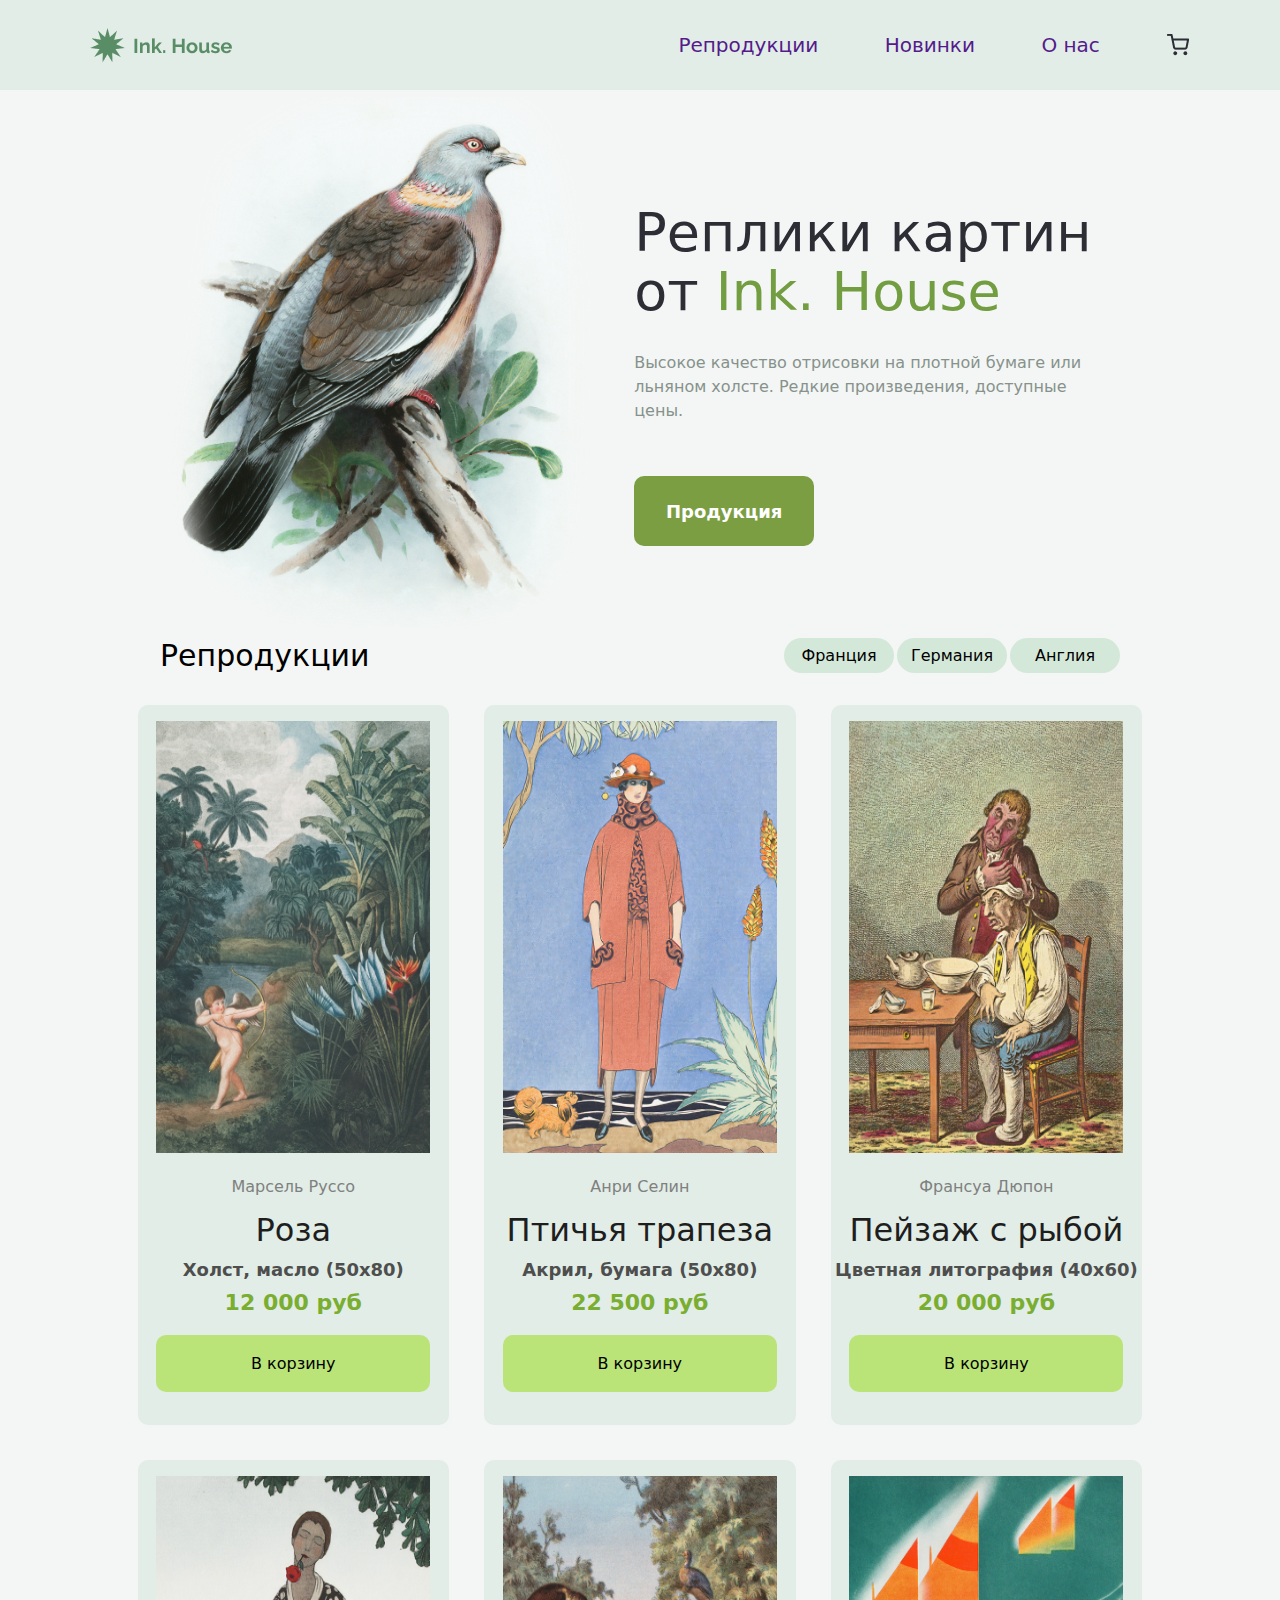
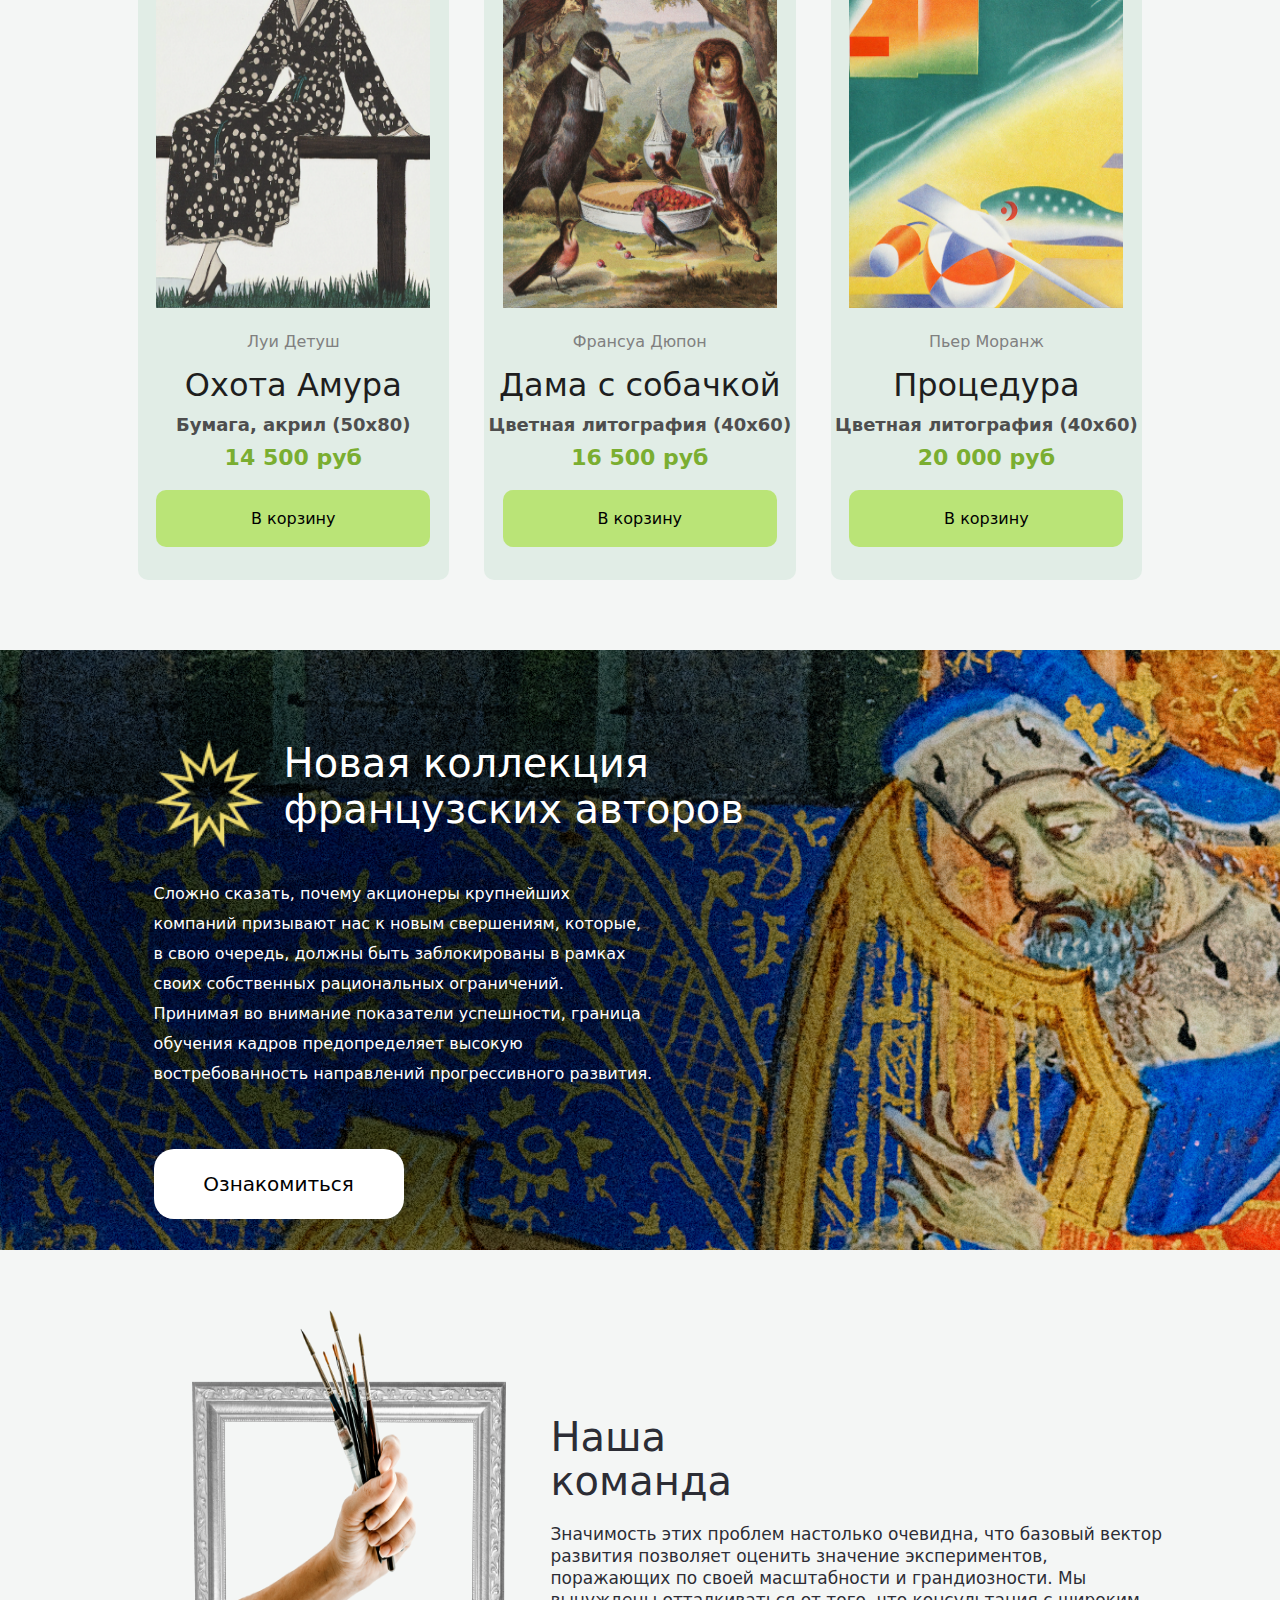
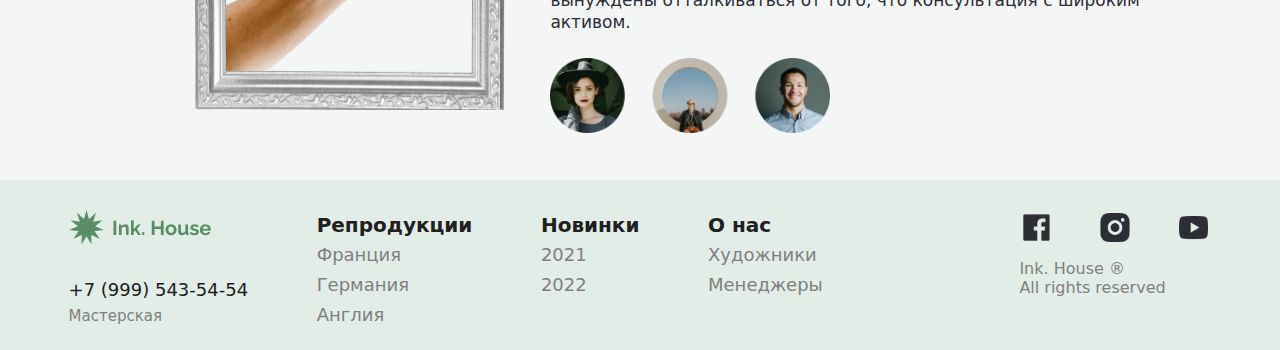
<file: Ink House/index.html>
<!DOCTYPE html>
<html lang="en">
<head>
    <meta charset="UTF-8">
    <meta name="viewport" content="width=device-width, initial-scale=1.0">
    <link rel="stylesheet" href="/Ink House/style.css">
    <title>Document</title>
</head>
<body>
    <div class="nav">
        <img class="inkimg" src="imgis/image.png" alt="">
        <div class="razdel">
            <a href="">Репродукции</a>
            <a href="">Новинки</a>
            <a href="">О нас</a>
            <img src="imgis/image copy 3.png" alt="" class="menu">
            <img src="imgis/image copy.png" alt="">
        </div>
    </div>
    <div class="golub">
        <img src="imgis/image copy 2.png" alt="">
        <div class="golub_blok">
        <p class="golub_text1">Реплики картин от <span style="color: rgb(114, 157, 65);">Ink. House</span></p>
        <p class="golub_text2">Высокое качество отрисовки на 
            плотной бумаге или льняном холсте.
             Редкие произведения, доступные цены.</p>
             <p class="golub_but">Продукция</p>
    </div>
    </div>
     <div class="blok2">
    <p class="recproduct_text1">Репродукции</p>
    <div class="countries">
        <p class="ct1">Франция</p>
        <p class="ct2">Германия</p>
        <p class="ct3">Англия</p>
    </div>
   </div>
   <div class="conteiner">
    <div class="conblok1">
        <img class="conimg" src="imgis/image copy 4.png" alt="">
        <p class="zertext1">Марсель Руссо</p>
        <p class="zertext2">Роза</p>
        <p class="zertext3">Холст, масло (50х80)</p>
        <p class="zertext4">12 000 руб</p>
        <p class="zerbtn">В корзину</p>
    </div>
    <div class="conblok2">
        <img class="conimg" src="imgis/image copy 5.png" alt="">
        <p class="zertext1">Анри Селин</p>
        <p class="zertext2">Птичья трапеза</p>
        <p class="zertext3">Акрил, бумага (50х80)</p>
        <p class="zertext4">22 500 руб</p>
        <p class="zerbtn">В корзину</p>
    </div>
    <div class="conblok3">
        <img class="conimg" src="imgis/image copy 6.png" alt="">
        <p class="zertext1">Франсуа Дюпон</p>
        <p class="zertext2">Пейзаж с рыбой</p>
        <p class="zertext3">Цветная литография (40х60)</p>
        <p class="zertext4">20 000 руб</p>
        <p class="zerbtn">В корзину</p>
    </div>
    <div class="conblok4">
        <img class="conimg" src="imgis/image copy 7.png" alt="">
        <p class="zertext1">Луи Детуш</p>
        <p class="zertext2">Охота Амура</p>
        <p class="zertext3">Бумага, акрил (50х80)</p>
        <p class="zertext4">14 500 руб</p>
        <p class="zerbtn">В корзину</p>
    </div>
    <div class="conblok5">
        <img class="conimg" src="imgis/image copy 8.png" alt="">
        <p class="zertext1">Франсуа Дюпон</p>
        <p class="zertext2">Дама с собачкой</p>
        <p class="zertext3">Цветная литография (40х60)</p>
        <p class="zertext4">16 500 руб</p>
        <p class="zerbtn">В корзину</p>
    </div>
    <div class="conblok6">
        <img class="conimg" src="imgis/image copy 9.png" alt="">
        <p class="zertext1">Пьер Моранж</p>
        <p class="zertext2">Процедура</p>
        <p class="zertext3">Цветная литография (40х60)</p>
        <p class="zertext4">20 000 руб</p>
        <p class="zerbtn">В корзину</p>
    </div>
   </div>
   <div class="footer1">
    <div class="f1text1">
        <img src="imgis/image copy 13.png" alt="">
        <p class="f1text2">Новая коллекция французских авторов</p>
    </div>
    <p class="f1text3">Сложно сказать, почему акционеры крупнейших
         компаний призывают нас к новым свершениям,
         которые, в свою очередь, должны быть заблокированы в рамках
          своих собственных рациональных ограничений. 
        Принимая во внимание показатели успешности, граница обучения 
        кадров предопределяет высокую востребованность направлений 
        прогрессивного развития.</p>
        <div class="f1btn">Ознакомиться</div>
   </div>
   <div class="footer2">
   <img src="imgis/image copy 14.png" alt="">
   <div class="textafoto_con">
    <p class="f2t1">Наша команда</p>
    <p class="f2t2">Значимость этих проблем настолько
         очевидна, что базовый вектор развития позволяет
          оценить значение экспериментов, поражающих по своей 
          масштабности и грандиозности.
           Мы вынуждены отталкиваться от того, 
        что консультация с широким активом.</p>
        <img src="imgis/image copy 15.png" alt="">
   </div>
   </div>
   <div class="footer3">
    <div class="f3con1">
        <img src="imgis/image.png" alt="" class="f3img"> 
        <p class="f3text1">+7 (999) 543-54-54</p>   
        <p class="f3text2">Мастерская</p>
    </div>
    <div class="f3con2">
     <p id="f3text3">Репродукции</p>
     <p>Франция</p>
     <p>Германия</p>
     <p>Англия</p>
    </div>
    <div class="f3con3">
    <p id="f3text4">Новинки</p>
    <p>2021</p>
    <p>2022</p>
    </div>
    <div class="f3con4">
    <p id="f3text5">О нас</p>
    <p>Художники</p>
    <p>Менеджеры</p>
    </div>
    <div class="f3con5">
     <img src="imgis/image copy 16.png" alt="">
     <p>Ink. House ®</p>
     <p>All rights reserved</p>
    </div>
   </div>
</body>
</html>
</file>
<file: Ink House/style.css>
*{
    margin: 0;
}
body,html{
    background-color: #F4F6F5;
    font-family: system-ui, -apple-system, BlinkMacSystemFont, 'Segoe UI', Roboto, Oxygen, Ubuntu, Cantarell, 'Open Sans', 'Helvetica Neue', sans-serif;
}
.nav{
    width: 100%;
    height: 90px;
    background-color: #E1EDE6;
    display: flex;
    justify-content: space-between;
    align-items: center;
}
.inkimg{
    padding-left: 7%;
    width: 143px;
    height: 35px;
}
.razdel{
    padding-right: 7%;
    display: flex;
    justify-content: space-between;
    width: 40%;
    height: 24px;
}
.razdel a{
    text-decoration: none;
    font-weight: 500;
    font-size: 20px;
}
.razdel a:hover{
    text-decoration: none;
    font-weight: 500;
    font-size: 20px;
    color: rgb(255, 255, 255);
}
.razdel img{
    cursor: pointer;
    width: 24px;
    height: 24px;
}
.menu{
    display: none;
}
.golub{
    display: flex;
    justify-content: center;
    align-items: center;
    width: 100%;
    height: 545px;
}
.golub img{
    width: 450px;
    height: 531px;
}
.golub_blok{
    margin-left: 3%;
    width: 500px;
    height: 320px;
}
.golub_text1{
    width: 460px;
    font-weight: 500;
    font-size: 54px;
    line-height: 110%;
color: #2C2D35;
}
.golub_text2{
    width: 450px;
    font-weight: 500;
    font-size: 16px;
    margin-top: 30px;
    line-height: 150%;
    color: #86928B;
}
.golub_but{
    width: 180px;
    height: 70px;
    margin-top: 53px;
    border-radius: 10px;
    text-align: center;
    align-content: center;
    background-color: #7c9e42;
    color: white;
    font-size: 18px;
    font-weight: 600;
}
.golub_but:hover{
    cursor: pointer;
    width: 180px;
    height: 70px;
    margin-top: 53px;
    border-radius: 10px;
    text-align: center;
    align-content: center;
    background-color: #a0ca5c;
    color: rgb(255, 255, 255);
    font-size: 18px;
    font-weight: 600;
}
.blok2{
    height: 40px;
    display: flex;
    align-items: center;
    justify-content: space-between;
    margin: auto;
    width: 75%;
}
.recproduct_text1{
    font-size: 30px;
    font-weight: 500;
}
.countries{
    font-size: 16px;
    font-weight: 400;
    text-align: center;
    align-content: center;
    width: 35%;
    display: flex;
    justify-content: space-between;
}
.countries p{
    align-content: center;
    background-color: #D4E8D9;
    border-radius: 20px;
    width: 110px;
    height: 35px;
}
.countries p:hover{
    cursor: pointer;
    background-color: #376B44;
    border-radius: 20px;
    width: 110px;
    height: 35px;
    color: white;
}
.conteiner{
    text-align: center;
    gap: 35px;
    width: 1005px;
    margin: auto;
    margin-top: 30px;
    display: flex;
    flex-wrap: wrap;
}
.conteiner div{
    border-radius: 10px;
}
.conblok1{
    background-color: #E1EDE6;
    width: 31%;
    height: 720px;
}
.conblok2{
    background-color: #E1EDE6;
    width: 31%;
    height: 720px;
}
.conblok3{
    background-color: #E1EDE6;
    width: 31%;
    height: 720px;
}
.conblok4{
    background-color: #E1EDE6;
    width: 31%;
    height: 720px;
}
.conblok5{
    background-color: #E1EDE6;
    width: 31%;
    height: 720px;
}
.conblok6{
    background-color: #E1EDE6;
    width: 31%;
    height: 720px;
}
.conimg{
    margin-top: 5%;
    width: 88%;
    height: 60%;
}
.zertext1{
    font-weight: 500;
    color: gray;
    margin-top: 20px;
}
.zertext2{
    font-size: 32px;
    font-weight: 400;
    color: rgb(30, 30, 30);
    margin-top: 15px;
}
.zertext3{
    font-size: 18px;
    font-weight: 600;
    color: rgb(78, 78, 78);
    margin-top: 10px;
}
.zertext4{
    font-size: 22px;
    font-weight: 600;
    color: rgb(122, 174, 49);
    margin-top: 10px;
}
.zerbtn{
    text-align: center;
    align-content: center;
    margin: auto;
    margin-top: 20px;
    width: 88%;
    border-radius: 10px;
    height: 8%;
    background-color: #bae477;
}
.zerbtn:hover{
    cursor: pointer;
    text-align: center;
    align-content: center;
    margin: auto;
    margin-top: 20px;
    width: 88%;
    border-radius: 10px;
    height: 8%;
    background-color: #73ad4f;
}
.footer1{
    width: 100%;
    height: 600px;
    background-image: url("imgis/image copy 12.png");
    margin-top: 70px;
    background-size: cover;
}
.f1text1{
    position: relative;
    top: 90px;
    width: 700px;
    margin-left: 12%;
    display: flex;
    color: white;
}
.f1text1 img{
    width: 110px;
}
.f1text2{
    margin-left: 20px;
    width: 500px;
    font-size: 40px;
    font-weight: 400;
}
.f1text3{
    position: relative;
    top: 120px;
    width: 500px;
    margin-left: 12%;
    display: flex;
    line-height: 30px;
    color: white;
}
.f1btn{
    width: 250px;
    height: 70px;
    font-size: 20px;
    text-align: center;
    align-content: center;
    border-radius: 20px;
    color: rgb(0, 0, 0);
    margin-left: 12%;
    margin-top: 180px;
    background-color: white;
    
}
.f1btn:hover{
    cursor: pointer;
    transition: 0.2s;
    width: 250px;
    height: 70px;
    font-size: 20px;
    text-align: center;
    align-content: center;
    border-radius: 20px;
    color: rgb(255, 255, 255);
    margin-left: 12%;
    margin-top: 180px;
    background-color: rgb(0, 0, 0);
    
}
.footer2{
    width: 70%;
    height: 400px;
    position: relative;
    display: flex;
    margin: auto;
    justify-content: space-between;
    align-items: center;
    top: 60px;
}
.footer2 img{
    width: 35%;
    height: 100%;
}
.textafoto_con{
    margin-top: 70px;
    width: 60%;
    height: 65%;
}
.f2t1{
    width: 281px;
    font-weight: 500;
    font-size: 40px;
    line-height: 110%;
    color: #2C2D35;
}
.f2t2{
    margin-top: 20px;
    width: 620px;
    font-weight: 500;
    font-size: 17px;
    line-height: 130%;
    color: #2C2D35;
}
.textafoto_con img{
    margin-top: 25px;
    width: 280px;
    height: 75px;
    cursor: pointer;

}
.footer3{
    margin-top: 130px;
    width: 100%;
    height: 140px;
    background-color: #E1EDE6;
    display: flex;
    justify-content: space-evenly;
    padding-top: 30px;
}
.f3text1{
    margin-top: 30px;
    font-weight: 500;
    font-size: 18px;
    color: #212020;
}
.f3text2{
    margin-top: 7px;
    color: gray;
    font-size: 15px;
    font-weight: 500;
}
.f3con2 p{
     color: gray;
     line-height: 30px;
     font-size: 18px;
}
#f3text3{
    font-weight: 600;
    font-size: 20px;
    color: #212020;
}
.f3con3 p{
    color: gray;
    line-height: 30px;
    font-size: 18px;
}
#f3text4{
    font-weight: 600;
    font-size: 20px;
    color: #212020;
}
.f3con4 p{
    color: gray;
    line-height: 30px;
    font-size: 18px;
}
#f3text5{
    font-weight: 600;
    font-size: 20px;
    color: #212020;
}
.f3con5{
    color: gray;
    width: 15%;
    margin-left: 10%;
}
.f3con5 img{
    cursor: pointer;
    width: 100%;
    padding-bottom: 10px;
}
.footer3 p:hover{
    font-weight: 600;
    color: rgb(0, 0, 0);
    cursor: pointer;
}




















@media (max-width:480px){
    *{
        margin: 0;
    }
    body,html{
        background-color: #F4F6F5;
        font-family: system-ui, -apple-system, BlinkMacSystemFont, 'Segoe UI', Roboto, Oxygen, Ubuntu, Cantarell, 'Open Sans', 'Helvetica Neue', sans-serif;
    }
    .nav{
        width: 100%;
        height: 90px;
        background-color: #ffffff;
        justify-content: center;
    }
    .inkimg{
        margin-right: 10%;
        justify-items: center;
        width: 143px;
        height: 35px;
    }
    .razdel{
        position: absolute;
        top: 110px;
        left: 5%;
        display: flex;
        justify-content: space-between;
        width: 90%;
        height: 24px;
    }
    .razdel a{
        display: none;
    }
    .razdel img{
        cursor: pointer;
        width: 40px;
        height: 40px;
    }
    .menu{
        display: inline;
    }
    .golub{
        background-color: #E1EDE6;
        width: 100%;
        height: 90px;
        border: none;
    }
    .golub img{
        display: none;
    }
    .golub_blok{
        position: absolute;
        top: 250px;
        left: 10px;
        width: 80%;
        height: 520px;
    }
    .golub_text1{
        width: 350px;
        font-weight: 500;
        font-size: 42px;
        line-height: 110%;
        color: #2C2D35;
    }
    .golub_text2{
        width: 350px;
        font-weight: 500;
        font-size: 17px;
        margin-top: 30px;
        line-height: 150%;
        color: #86928B;
    }
    .golub_but{
        width: 180px;
        height: 70px;
        margin-top: 53px;
        border-radius: 10px;
        text-align: center;
        background-color: #7c9e42;
        color: white;
        font-size: 18px;
        font-weight: 600;
        align-content: center;
    }
    .golub_but:hover{
        cursor: pointer;
        width: 180px;
        height: 70px;
        margin-top: 53px;
        border-radius: 10px;
        text-align: center;
        align-content: center;
        background-color: #a0ca5c;
        color: rgb(255, 255, 255);
        font-size: 18px;
        font-weight: 600;
    }
    .blok2{
        margin: 0;
        position: relative;
        display: block;
        margin-top: 500px;
        width: 100%;
        height: 100px;
    }
    .recproduct_text1{
        font-size: 40px;
        margin-left: 75px;
        font-weight: 500;
    }
    .countries{
        font-size: 18px;
        font-weight: 500;
        text-align: center;
        align-content: center;  
        margin-top: 30px;
        width: 100%;
        display: flex;
        justify-content: space-around;
    }
    .countries p{
        align-content: center;
        background-color: #D4E8D9;
        border-radius: 20px;
        width: 0;
        width: 120px;
        height: 50px;
    }
    .countries p:hover{
        cursor: pointer;
        background-color: #376B44;
        border-radius: 20px;
        width: 0;
        width: 130px;
        height: 50px;
        color: white;
    }
    .conteiner{
        text-align: center;
        gap: 0;
        width: 95%;
        margin-left: 10px;
        margin-top: 60px;
        display: flex;
        flex-wrap: wrap;
    }

    .conblok1{
        background-color: #E1EDE6;
        width: 100%;
        height: 720px;
    }
    .conblok2{
        background-color: #E1EDE6;
        width: 100%;
        height: 720px;
    }
    .conblok3{
        background-color: #E1EDE6;
        width: 100%;
        height: 720px;
    }
    .conblok4{
        background-color: #E1EDE6;
        width: 100%;
        height: 720px;
    }
    .conblok5{
        background-color: #E1EDE6;
        width: 100%;
        height: 720px;
    }
    .conblok6{
        background-color: #E1EDE6;
        width: 100%;
        height: 720px;
    }
    .conimg{
        margin-top: 5%;
        width: 88%;
        height: 60%;
    }
    .zertext1{
        font-weight: 500;
        color: gray;
        margin-top: 20px;
    }
    .zertext2{
        font-size: 32px;
        font-weight: 400;
        color: rgb(30, 30, 30);
        margin-top: 15px;
    }
    .zertext3{
        font-size: 18px;
        font-weight: 600;
        color: rgb(78, 78, 78);
        margin-top: 10px;
    }
    .zertext4{
        font-size: 22px;
        font-weight: 600;
        color: rgb(122, 174, 49);
        margin-top: 10px;
    }
    .zerbtn{
        text-align: center;
        align-content: center;
        margin: auto;
        margin-top: 20px;
        width: 88%;
        border-radius: 10px;
        height: 8%;
        background-color: #bae477;
    }
    .zerbtn:hover{
        cursor: pointer;
        text-align: center;
        align-content: center;
        margin: auto;
        margin-top: 20px;
        width: 88%;
        border-radius: 10px;
        height: 8%;
        background-color: #73ad4f;
    }
    .footer1{
        width: 100%;
        height: 700px;
        background-image: url("imgis/image copy 12.png");
        margin-top: 70px;
        background-size: cover;
    }
    .f1text1{
        position: relative;
        top: 60px;
        width: 400px;
        margin-left: 5%;
        display: flex;
        color: white;
    }
    .f1text1 img{
        width: 80px;
        height: 80px;
    }
    .f1text2{
        margin-left: 20px;
        width: 300px;
        font-size: 32px;
        font-weight: 400;
    }
    .f1text3{
        position: relative;
        font-size: 24px;
        top: 100px;
        width: 380px;
        margin-left: 4%;
        display: flex;
        line-height: 26px;
        color: white;
        text-align: center;
    }
    .f1btn{
        width: 250px;
        height: 70px;
        font-size: 20px;
        text-align: center;
        align-content: center;
        border-radius: 20px;
        color: rgb(0, 0, 0);
        margin-left: 21%;
        margin-top: 140px;
        background-color: white;
        
    }
    .f1btn:hover{
        cursor: pointer;
        transition: 0.2s;
        width: 250px;
        height: 70px;
        font-size: 20px;
        text-align: center;
        align-content: center;
        border-radius: 20px;
        color: rgb(255, 255, 255);
        margin-left: 21%;
        margin-top: 140px;
        background-color: rgb(0, 0, 0);
        
    }
    .footer2{
        width: 82%;
        height: 400px;
        position: relative;
        display: block;
        margin: auto;
        justify-content: space-between;
        align-items: center;
        top: 60px;
    }
    .footer2 img{
        width: 95%;
        height: 100%;
    }
    .textafoto_con{
        margin-top: 30px;
        width: 60%;
        height: 65%;
    }
    .f2t1{
        width: 281px;
        font-weight: 500;
        font-size: 40px;
        line-height: 110%;
        color: #2C2D35;
    }
    .f2t2{
        margin-top: 20px;
        width: 340px;
        font-weight: 500;
        font-size: 20px;
        line-height: 130%;
        color: #2C2D35;
    }
    .textafoto_con img{
        margin-top: 25px;
        width: 175%;
        height: 90px;
    }
    .footer3{
        position: relative;
        top: 500px;
        width: 90%;
        height: 450px;
        background-color: #E1EDE6;
        display: grid;
        grid-template: 40% 40% 10% / 50% 49%;
        padding-top: 30px;
        padding-left: 40px;
    }
    .f3text1{
        margin-top: 30px;
        font-weight: 500;
        font-size: 18px;
        color: #212020;
    }
    .f3text2{
        margin-top: 7px;
        color: gray;
        font-size: 15px;
        font-weight: 500;
    }
    .f3con2 p{
         color: gray;
         line-height: 30px;
         font-size: 18px;
    }
    #f3text3{
        font-weight: 600;
        font-size: 20px;
        color: #212020;
    }
    .f3con3 p{
        color: gray;
        line-height: 30px;
        font-size: 18px;
    }
    #f3text4{
        font-weight: 600;
        font-size: 20px;
        color: #212020;
    }
    .f3con4 p{
        color: gray;
        line-height: 30px;
        font-size: 18px;
    }
    #f3text5{
        font-weight: 600;
        font-size: 20px;
        color: #212020;
    }
    .f3con5{
        height: 150px;
        color: gray;
        width: 330px;
        margin-top: -60px;
        margin-left: 0px;
        text-align: center;
        align-content: center;
        border-top: 1px solid rgb(133, 133, 133);
    }
    .f3con5 img{
        cursor: pointer;
        width: 75%;
        padding-bottom: 10px;
    }
    .footer3 p:hover{
        font-weight: 600;
        color: rgb(0, 0, 0);
        cursor: pointer;
    }
}
</file>
